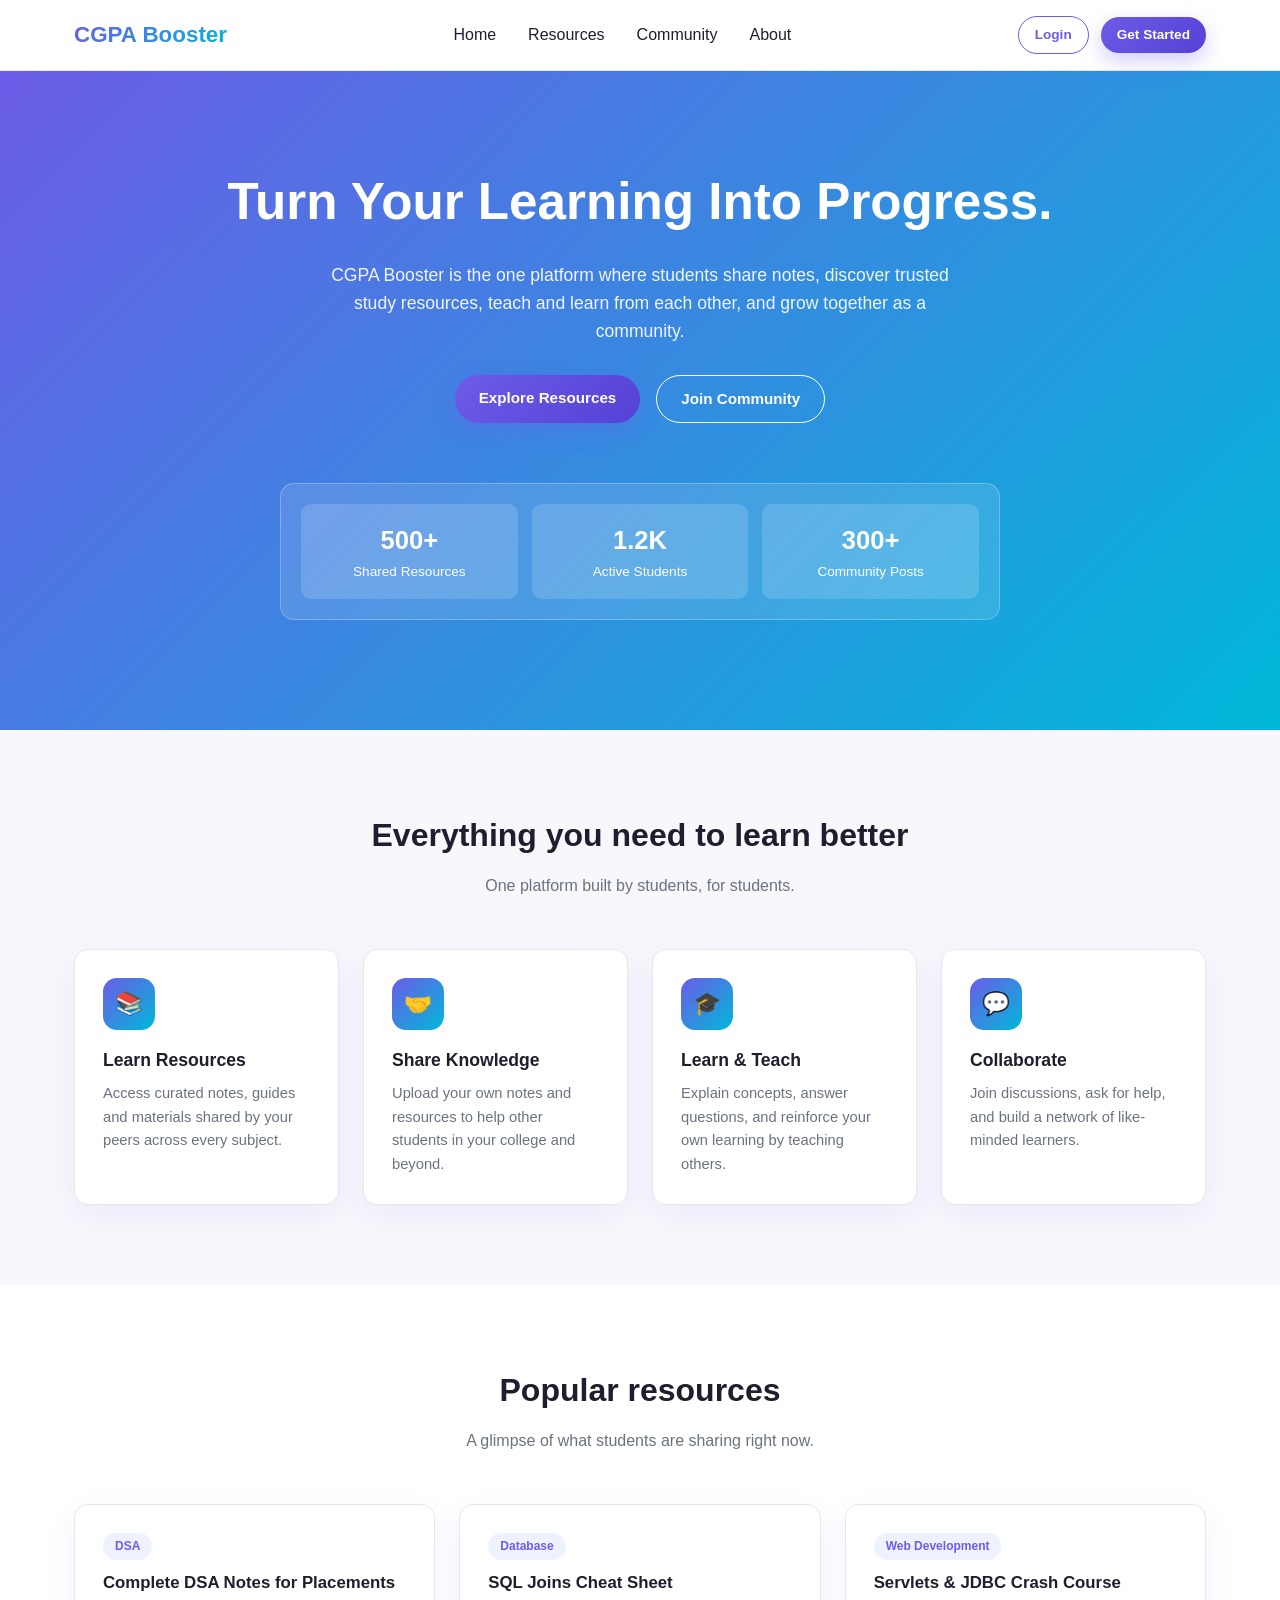
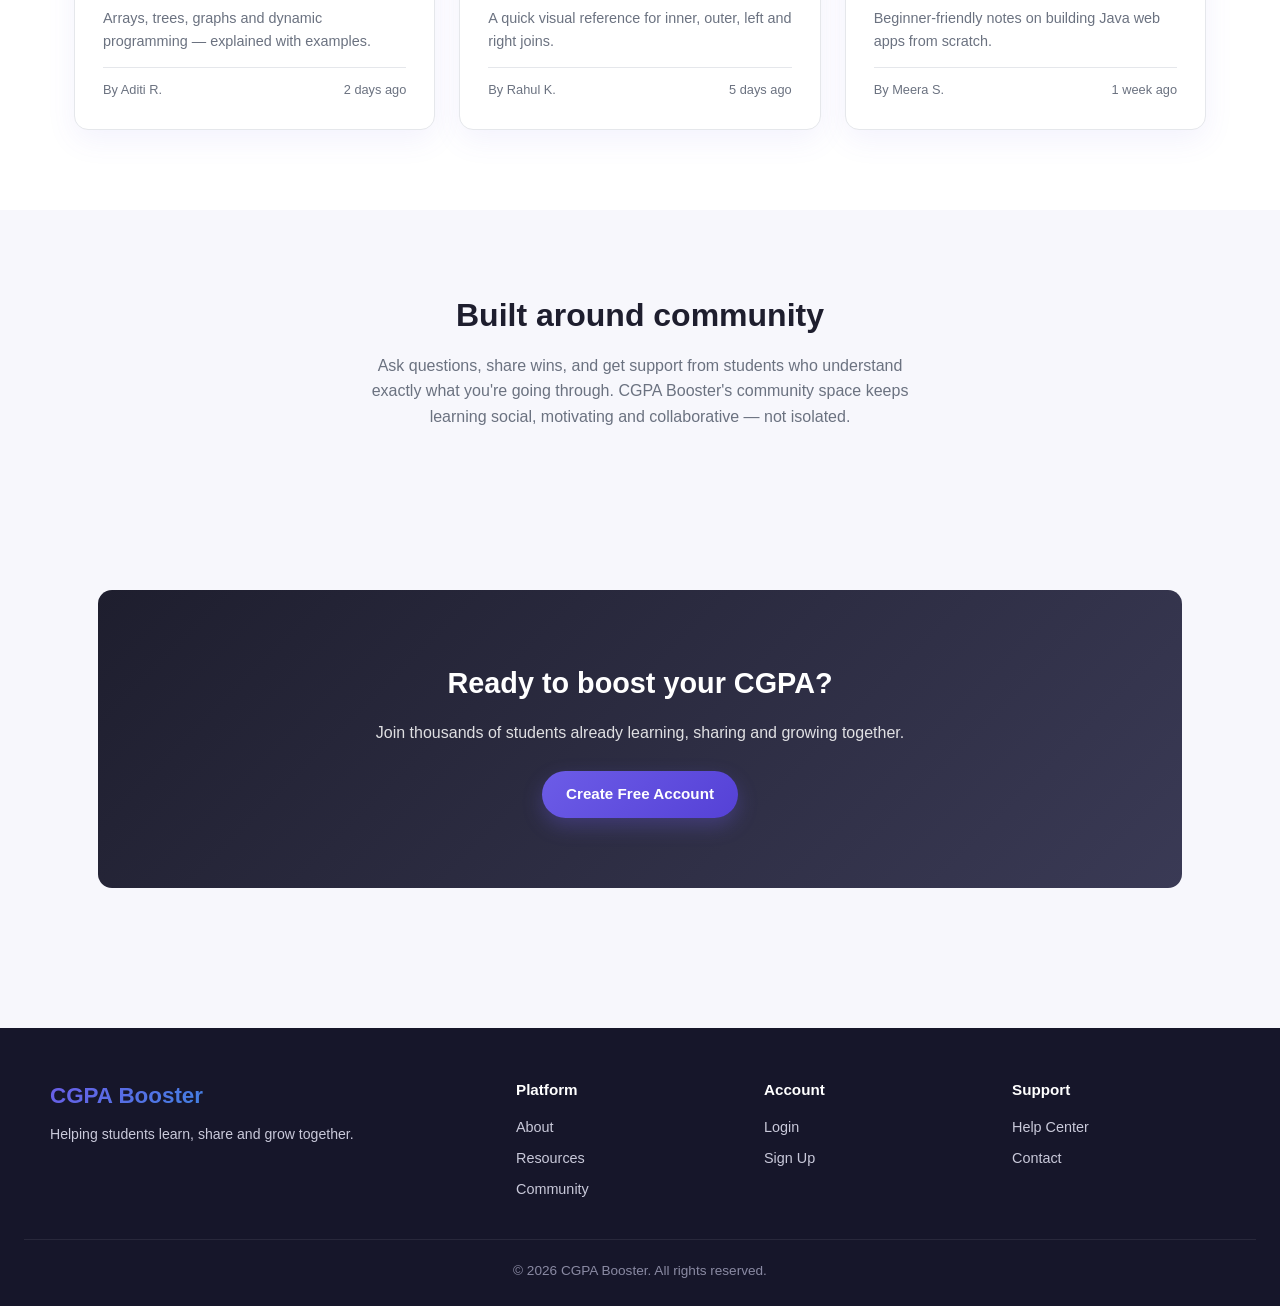
<file: src/main/webapp/index.html>
<!DOCTYPE html>
<html lang="en">
<head>
<meta charset="UTF-8">
<meta name="viewport" content="width=device-width, initial-scale=1.0">
<title>CGPA Booster - Turn Your Learning Into Progress</title>
<link rel="stylesheet" href="css/style.css">
</head>
<body>

<nav class="navbar">
    <div class="nav-inner">
        <a href="index.html" class="logo">CGPA Booster</a>
        <ul class="nav-links">
            <li><a href="index.html">Home</a></li>
            <li><a href="resources.html">Resources</a></li>
            <li><a href="community.html">Community</a></li>
            <li><a href="#about">About</a></li>
        </ul>
        <div class="nav-actions">
            <a href="login.html" class="btn btn-outline btn-sm">Login</a>
            <a href="register.html" class="btn btn-primary btn-sm">Get Started</a>
        </div>
        <div class="hamburger"><span></span><span></span><span></span></div>
    </div>
</nav>

<header class="hero">
    <div class="container">
        <h1>Turn Your Learning Into Progress.</h1>
        <p>CGPA Booster is the one platform where students share notes, discover trusted study
           resources, teach and learn from each other, and grow together as a community.</p>
        <div class="hero-actions">
            <a href="register.html" class="btn btn-primary">Explore Resources</a>
            <a href="register.html" class="btn btn-outline">Join Community</a>
        </div>

        <div class="hero-visual">
            <div class="mini-card"><div class="num">500+</div>Shared Resources</div>
            <div class="mini-card"><div class="num">1.2K</div>Active Students</div>
            <div class="mini-card"><div class="num">300+</div>Community Posts</div>
        </div>
    </div>
</header>

<section class="section" id="about">
    <div class="container">
        <h2 class="section-title">Everything you need to learn better</h2>
        <p class="section-subtitle">One platform built by students, for students.</p>
        <div class="grid grid-4">
            <div class="card feature-card">
                <div class="icon">📚</div>
                <h3>Learn Resources</h3>
                <p>Access curated notes, guides and materials shared by your peers across every subject.</p>
            </div>
            <div class="card feature-card">
                <div class="icon">🤝</div>
                <h3>Share Knowledge</h3>
                <p>Upload your own notes and resources to help other students in your college and beyond.</p>
            </div>
            <div class="card feature-card">
                <div class="icon">🎓</div>
                <h3>Learn &amp; Teach</h3>
                <p>Explain concepts, answer questions, and reinforce your own learning by teaching others.</p>
            </div>
            <div class="card feature-card">
                <div class="icon">💬</div>
                <h3>Collaborate</h3>
                <p>Join discussions, ask for help, and build a network of like-minded learners.</p>
            </div>
        </div>
    </div>
</section>

<section class="section" style="background:var(--surface);">
    <div class="container">
        <h2 class="section-title">Popular resources</h2>
        <p class="section-subtitle">A glimpse of what students are sharing right now.</p>
        <div class="grid grid-3">
            <div class="card resource-card">
                <span class="badge">DSA</span>
                <h3>Complete DSA Notes for Placements</h3>
                <p>Arrays, trees, graphs and dynamic programming — explained with examples.</p>
                <div class="meta"><span>By Aditi R.</span><span>2 days ago</span></div>
            </div>
            <div class="card resource-card">
                <span class="badge">Database</span>
                <h3>SQL Joins Cheat Sheet</h3>
                <p>A quick visual reference for inner, outer, left and right joins.</p>
                <div class="meta"><span>By Rahul K.</span><span>5 days ago</span></div>
            </div>
            <div class="card resource-card">
                <span class="badge">Web Development</span>
                <h3>Servlets &amp; JDBC Crash Course</h3>
                <p>Beginner-friendly notes on building Java web apps from scratch.</p>
                <div class="meta"><span>By Meera S.</span><span>1 week ago</span></div>
            </div>
        </div>
    </div>
</section>

<section class="section">
    <div class="container">
        <h2 class="section-title">Built around community</h2>
        <p class="section-subtitle" style="margin-bottom:0;">
            Ask questions, share wins, and get support from students who understand exactly
            what you're going through. CGPA Booster's community space keeps learning social,
            motivating and collaborative — not isolated.
        </p>
    </div>
</section>

<section class="section">
    <div class="container">
        <div class="cta">
            <h2>Ready to boost your CGPA?</h2>
            <p>Join thousands of students already learning, sharing and growing together.</p>
            <a href="register.html" class="btn btn-primary">Create Free Account</a>
        </div>
    </div>
</section>

<footer class="footer">
    <div class="footer-grid">
        <div>
            <div class="logo" style="margin-bottom:10px;">CGPA Booster</div>
            <p style="font-size:0.88rem;">Helping students learn, share and grow together.</p>
        </div>
        <div>
            <h4>Platform</h4>
            <a href="#about">About</a>
            <a href="resources.html">Resources</a>
            <a href="community.html">Community</a>
        </div>
        <div>
            <h4>Account</h4>
            <a href="login.html">Login</a>
            <a href="register.html">Sign Up</a>
        </div>
        <div>
            <h4>Support</h4>
            <a href="#about">Help Center</a>
            <a href="#about">Contact</a>
        </div>
    </div>
    <div class="copyright">&copy; 2026 CGPA Booster. All rights reserved.</div>
</footer>

<script src="js/script.js"></script>
</body>
</html>
</file>
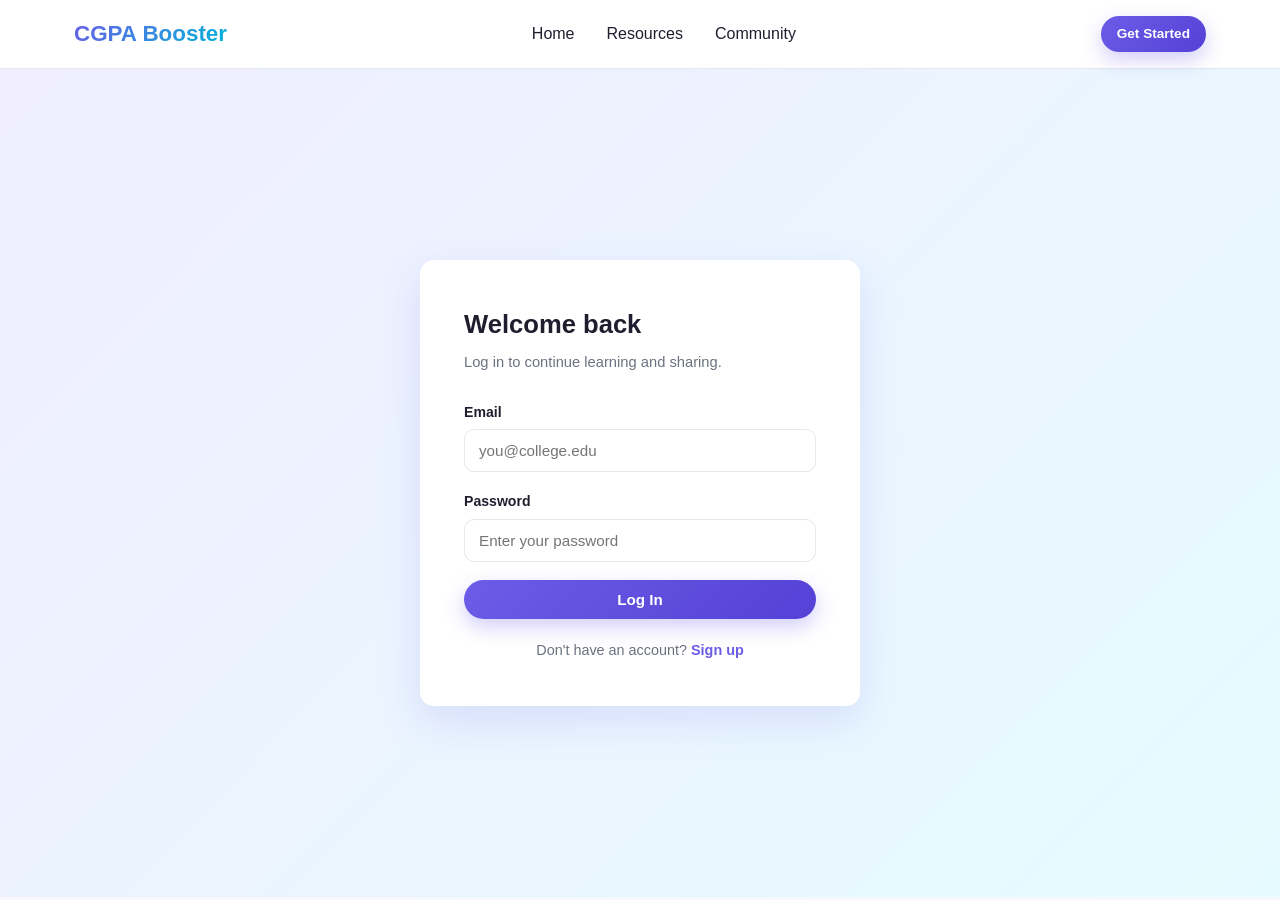
<file: src/main/webapp/login.html>
<!DOCTYPE html>
<html lang="en">
<head>
<meta charset="UTF-8">
<meta name="viewport" content="width=device-width, initial-scale=1.0">
<title>Login - CGPA Booster</title>
<link rel="stylesheet" href="css/style.css">
</head>
<body>

<nav class="navbar">
    <div class="nav-inner">
        <a href="index.html" class="logo">CGPA Booster</a>
        <ul class="nav-links">
            <li><a href="index.html">Home</a></li>
            <li><a href="resources.html">Resources</a></li>
            <li><a href="community.html">Community</a></li>
        </ul>
        <div class="nav-actions">
            <a href="register.html" class="btn btn-primary btn-sm">Get Started</a>
        </div>
        <div class="hamburger"><span></span><span></span><span></span></div>
    </div>
</nav>

<div class="auth-wrapper">
    <div class="auth-card">
        <h2>Welcome back</h2>
        <p class="sub">Log in to continue learning and sharing.</p>

        <div id="alertBox" class="alert" style="display:none;"></div>

        <form id="loginForm" action="login" method="POST" novalidate>
            <div class="form-group">
                <label for="email">Email</label>
                <input type="email" id="email" name="email" placeholder="you@college.edu">
                <div class="field-error" id="emailError"></div>
            </div>
            <div class="form-group">
                <label for="password">Password</label>
                <input type="password" id="password" name="password" placeholder="Enter your password">
                <div class="field-error" id="passwordError"></div>
            </div>
            <button type="submit" class="btn btn-primary btn-block">Log In</button>
        </form>

        <div class="auth-footer">
            Don't have an account? <a href="register.html">Sign up</a>
        </div>
    </div>
</div>

<script src="js/script.js"></script>
</body>
</html>
</file>
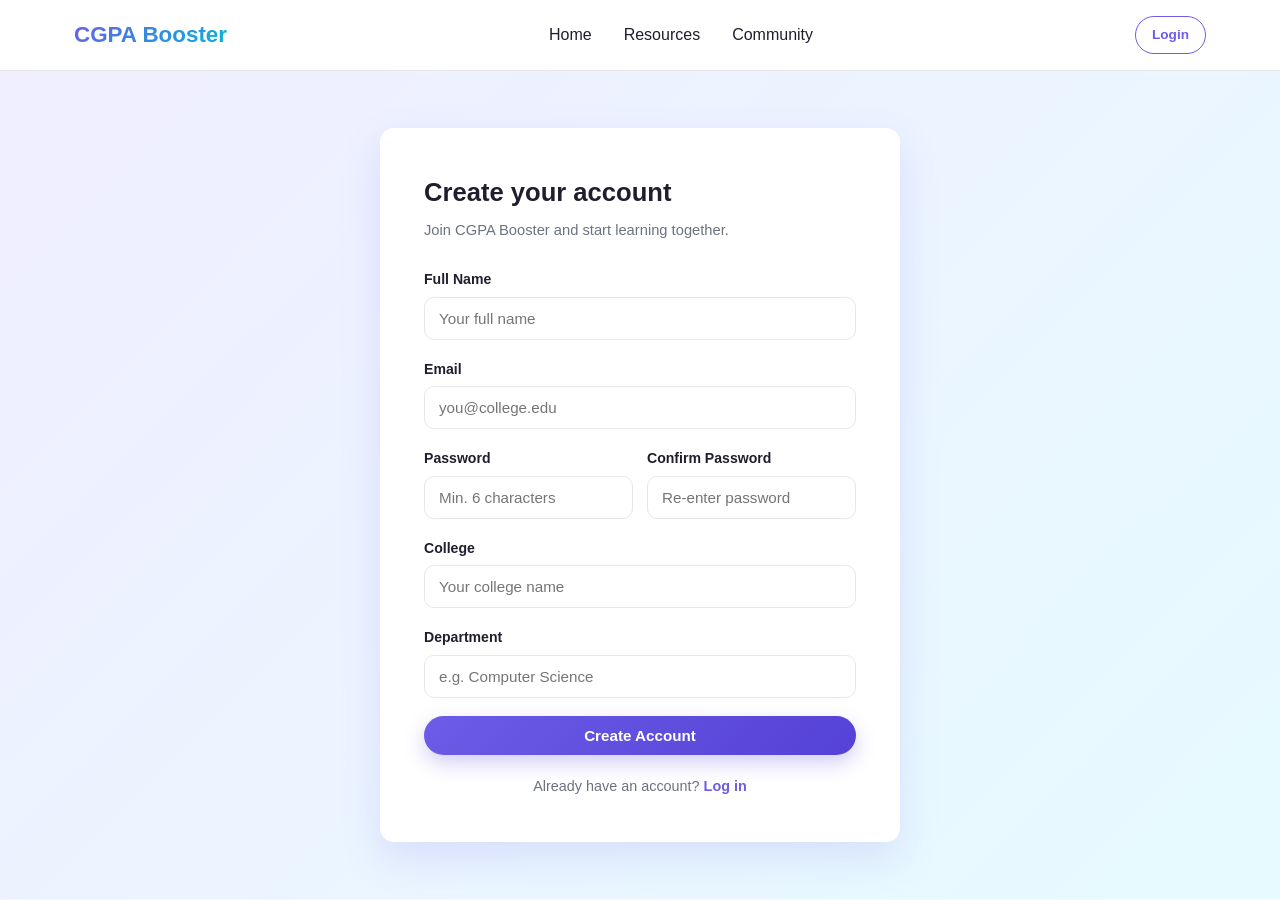
<file: src/main/webapp/register.html>
<!DOCTYPE html>
<html lang="en">
<head>
<meta charset="UTF-8">
<meta name="viewport" content="width=device-width, initial-scale=1.0">
<title>Register - CGPA Booster</title>
<link rel="stylesheet" href="css/style.css">
</head>
<body>

<nav class="navbar">
    <div class="nav-inner">
        <a href="index.html" class="logo">CGPA Booster</a>
        <ul class="nav-links">
            <li><a href="index.html">Home</a></li>
            <li><a href="resources.html">Resources</a></li>
            <li><a href="community.html">Community</a></li>
        </ul>
        <div class="nav-actions">
            <a href="login.html" class="btn btn-outline btn-sm">Login</a>
        </div>
        <div class="hamburger"><span></span><span></span><span></span></div>
    </div>
</nav>

<div class="auth-wrapper">
    <div class="auth-card" style="max-width:520px;">
        <h2>Create your account</h2>
        <p class="sub">Join CGPA Booster and start learning together.</p>

        <div id="alertBox" class="alert" style="display:none;"></div>

        <form id="registerForm" action="register" method="POST" novalidate>
            <div class="form-group">
                <label for="fullName">Full Name</label>
                <input type="text" id="fullName" name="fullName" placeholder="Your full name">
                <div class="field-error" id="fullNameError"></div>
            </div>

            <div class="form-group">
                <label for="email">Email</label>
                <input type="email" id="email" name="email" placeholder="you@college.edu">
                <div class="field-error" id="emailError"></div>
            </div>

            <div class="form-row">
                <div class="form-group">
                    <label for="password">Password</label>
                    <input type="password" id="password" name="password" placeholder="Min. 6 characters">
                    <div class="field-error" id="passwordError"></div>
                </div>
                <div class="form-group">
                    <label for="confirmPassword">Confirm Password</label>
                    <input type="password" id="confirmPassword" name="confirmPassword" placeholder="Re-enter password">
                    <div class="field-error" id="confirmPasswordError"></div>
                </div>
            </div>

            <div class="form-group">
                <label for="college">College</label>
                <input type="text" id="college" name="college" placeholder="Your college name">
                <div class="field-error" id="collegeError"></div>
            </div>

            <div class="form-group">
                <label for="department">Department</label>
                <input type="text" id="department" name="department" placeholder="e.g. Computer Science">
                <div class="field-error" id="departmentError"></div>
            </div>

            <button type="submit" class="btn btn-primary btn-block">Create Account</button>
        </form>

        <div class="auth-footer">
            Already have an account? <a href="login.html">Log in</a>
        </div>
    </div>
</div>

<script src="js/script.js"></script>
</body>
</html>
</file>
<file: src/main/webapp/css/style.css>
/* =========================================================
   CGPA Booster - Global Styles
   ========================================================= */

:root {
    --primary: #6C5CE7;
    --primary-dark: #5541d6;
    --accent: #00B8D9;
    --bg: #F7F7FC;
    --surface: #FFFFFF;
    --text: #1E1E2E;
    --text-light: #6B7280;
    --border: #E5E7EB;
    --success: #10B981;
    --danger: #EF4444;
    --radius: 14px;
    --shadow: 0 10px 30px rgba(108, 92, 231, 0.08);
    --shadow-hover: 0 16px 40px rgba(108, 92, 231, 0.15);
}

* { box-sizing: border-box; margin: 0; padding: 0; }

body {
    font-family: 'Segoe UI', Roboto, -apple-system, BlinkMacSystemFont, sans-serif;
    background: var(--bg);
    color: var(--text);
    line-height: 1.6;
}

a { text-decoration: none; color: inherit; }
ul { list-style: none; }
img { max-width: 100%; display: block; }

.container {
    max-width: 1180px;
    margin: 0 auto;
    padding: 0 24px;
}

/* ---------------- Navbar ---------------- */
.navbar {
    position: sticky;
    top: 0;
    z-index: 100;
    background: rgba(255, 255, 255, 0.92);
    backdrop-filter: blur(8px);
    border-bottom: 1px solid var(--border);
}

.navbar .nav-inner {
    display: flex;
    align-items: center;
    justify-content: space-between;
    padding: 16px 24px;
    max-width: 1180px;
    margin: 0 auto;
}

.logo {
    font-size: 1.4rem;
    font-weight: 800;
    background: linear-gradient(135deg, var(--primary), var(--accent));
    -webkit-background-clip: text;
    background-clip: text;
    color: transparent;
}

.nav-links {
    display: flex;
    gap: 32px;
    font-weight: 500;
}

.nav-links a:hover { color: var(--primary); }

.nav-actions { display: flex; gap: 12px; align-items: center; }

.hamburger { display: none; flex-direction: column; gap: 5px; cursor: pointer; }
.hamburger span { width: 24px; height: 2px; background: var(--text); }

/* ---------------- Buttons ---------------- */
.btn {
    display: inline-block;
    padding: 11px 24px;
    border-radius: 999px;
    font-weight: 600;
    font-size: 0.95rem;
    border: none;
    cursor: pointer;
    transition: transform 0.15s ease, box-shadow 0.15s ease, background 0.15s ease;
}

.btn-primary {
    background: linear-gradient(135deg, var(--primary), var(--primary-dark));
    color: #fff;
    box-shadow: 0 8px 20px rgba(108, 92, 231, 0.3);
}
.btn-primary:hover { transform: translateY(-2px); box-shadow: 0 12px 28px rgba(108, 92, 231, 0.4); }

.btn-outline {
    background: transparent;
    border: 1.5px solid var(--primary);
    color: var(--primary);
}
.btn-outline:hover { background: var(--primary); color: #fff; }

.btn-danger { background: #fee2e2; color: var(--danger); }
.btn-danger:hover { background: var(--danger); color: #fff; }

.btn-block { width: 100%; }
.btn-sm { padding: 7px 16px; font-size: 0.85rem; }

/* ---------------- Hero ---------------- */
.hero {
    background: linear-gradient(135deg, #6C5CE7 0%, #00B8D9 100%);
    color: #fff;
    padding: 90px 24px 110px;
    text-align: center;
    position: relative;
    overflow: hidden;
}

.hero h1 {
    font-size: clamp(2rem, 5vw, 3.2rem);
    font-weight: 800;
    margin-bottom: 18px;
}

.hero p {
    max-width: 620px;
    margin: 0 auto 30px;
    font-size: 1.1rem;
    opacity: 0.92;
}

.hero-actions { display: flex; gap: 16px; justify-content: center; flex-wrap: wrap; }

.hero .btn-outline { border-color: #fff; color: #fff; }
.hero .btn-outline:hover { background: #fff; color: var(--primary); }

.hero-visual {
    max-width: 720px;
    margin: 60px auto 0;
    background: rgba(255, 255, 255, 0.12);
    border: 1px solid rgba(255, 255, 255, 0.25);
    border-radius: var(--radius);
    padding: 20px;
    display: grid;
    grid-template-columns: repeat(3, 1fr);
    gap: 14px;
}

.hero-visual .mini-card {
    background: rgba(255, 255, 255, 0.15);
    border-radius: 10px;
    padding: 16px;
    font-size: 0.85rem;
}

.hero-visual .mini-card .num { font-size: 1.6rem; font-weight: 800; }

/* ---------------- Sections ---------------- */
.section { padding: 80px 24px; }
.section-title {
    text-align: center;
    font-size: 2rem;
    font-weight: 800;
    margin-bottom: 12px;
}
.section-subtitle {
    text-align: center;
    color: var(--text-light);
    max-width: 560px;
    margin: 0 auto 50px;
}

.grid {
    display: grid;
    gap: 24px;
}
.grid-4 { grid-template-columns: repeat(4, 1fr); }
.grid-3 { grid-template-columns: repeat(3, 1fr); }
.grid-2 { grid-template-columns: repeat(2, 1fr); }

/* ---------------- Cards ---------------- */
.card {
    background: var(--surface);
    border-radius: var(--radius);
    padding: 28px;
    box-shadow: var(--shadow);
    border: 1px solid var(--border);
    transition: transform 0.2s ease, box-shadow 0.2s ease;
}
.card:hover { transform: translateY(-4px); box-shadow: var(--shadow-hover); }

.feature-card .icon {
    width: 52px; height: 52px;
    border-radius: 14px;
    background: linear-gradient(135deg, var(--primary), var(--accent));
    display: flex; align-items: center; justify-content: center;
    font-size: 1.4rem; color: #fff; margin-bottom: 16px;
}
.feature-card h3 { margin-bottom: 8px; font-size: 1.1rem; }
.feature-card p { color: var(--text-light); font-size: 0.92rem; }

.resource-card { display: flex; flex-direction: column; gap: 10px; }
.resource-card .badge {
    align-self: flex-start;
    background: #EEF2FF;
    color: var(--primary);
    padding: 4px 12px;
    border-radius: 999px;
    font-size: 0.75rem;
    font-weight: 600;
}
.resource-card h3 { font-size: 1.05rem; }
.resource-card p { color: var(--text-light); font-size: 0.9rem; }
.resource-card .meta {
    display: flex; justify-content: space-between; align-items: center;
    font-size: 0.8rem; color: var(--text-light);
    border-top: 1px solid var(--border); padding-top: 12px; margin-top: 4px;
}
.resource-card .card-actions { display: flex; gap: 8px; }

/* ---------------- CTA ---------------- */
.cta {
    background: linear-gradient(135deg, #1E1E2E, #3A3A55);
    color: #fff;
    text-align: center;
    padding: 70px 24px;
    border-radius: var(--radius);
    margin: 0 24px;
}
.cta h2 { font-size: 1.8rem; margin-bottom: 14px; }
.cta p { opacity: 0.85; margin-bottom: 26px; }

/* ---------------- Footer ---------------- */
.footer {
    background: #16162A;
    color: #C9C9DA;
    padding: 50px 24px 24px;
    margin-top: 60px;
}
.footer .footer-grid {
    display: grid;
    grid-template-columns: 2fr 1fr 1fr 1fr;
    gap: 30px;
    max-width: 1180px;
    margin: 0 auto 30px;
}
.footer h4 { color: #fff; margin-bottom: 14px; font-size: 0.95rem; }
.footer a { color: #C9C9DA; display: block; margin-bottom: 8px; font-size: 0.9rem; }
.footer a:hover { color: #fff; }
.footer .copyright {
    text-align: center;
    border-top: 1px solid rgba(255,255,255,0.08);
    padding-top: 20px;
    font-size: 0.85rem;
    color: #8A8AA3;
}

/* ---------------- Auth pages ---------------- */
.auth-wrapper {
    min-height: calc(100vh - 72px);
    display: flex;
    align-items: center;
    justify-content: center;
    padding: 40px 20px;
    background: linear-gradient(135deg, #F0EEFF, #E6FBFF);
}
.auth-card {
    background: var(--surface);
    border-radius: var(--radius);
    box-shadow: var(--shadow-hover);
    padding: 44px;
    width: 100%;
    max-width: 440px;
}
.auth-card h2 { font-size: 1.6rem; margin-bottom: 6px; }
.auth-card .sub { color: var(--text-light); margin-bottom: 26px; font-size: 0.92rem; }

.form-group { margin-bottom: 18px; }
.form-group label { display: block; font-size: 0.88rem; font-weight: 600; margin-bottom: 6px; }
.form-group input,
.form-group textarea,
.form-group select {
    width: 100%;
    padding: 12px 14px;
    border: 1.5px solid var(--border);
    border-radius: 10px;
    font-size: 0.95rem;
    font-family: inherit;
    transition: border-color 0.15s ease;
}
.form-group input:focus,
.form-group textarea:focus,
.form-group select:focus { outline: none; border-color: var(--primary); }
.form-row { display: grid; grid-template-columns: 1fr 1fr; gap: 14px; }
.field-error { color: var(--danger); font-size: 0.8rem; margin-top: 5px; display: none; }

.auth-footer { text-align: center; margin-top: 20px; font-size: 0.9rem; color: var(--text-light); }
.auth-footer a { color: var(--primary); font-weight: 600; }

.alert {
    padding: 12px 16px;
    border-radius: 10px;
    font-size: 0.88rem;
    margin-bottom: 18px;
}
.alert-error { background: #FEF2F2; color: #B91C1C; border: 1px solid #FECACA; }
.alert-success { background: #ECFDF5; color: #047857; border: 1px solid #A7F3D0; }

/* ---------------- App shell (dashboard/resources/community/profile) ---------------- */
.app-header {
    background: var(--surface);
    border-bottom: 1px solid var(--border);
    padding: 18px 0;
    margin-bottom: 36px;
}
.app-header .container { display: flex; justify-content: space-between; align-items: center; }
.app-header .app-links { display: flex; gap: 24px; font-weight: 500; }
.app-header .app-links a.active { color: var(--primary); font-weight: 700; }
.user-chip {
    display: flex; align-items: center; gap: 10px;
    font-size: 0.9rem; font-weight: 600;
}
.user-chip .avatar {
    width: 34px; height: 34px; border-radius: 50%;
    background: linear-gradient(135deg, var(--primary), var(--accent));
    color: #fff; display: flex; align-items: center; justify-content: center; font-weight: 700;
}

.page-title { font-size: 1.7rem; font-weight: 800; margin-bottom: 6px; }
.page-subtitle { color: var(--text-light); margin-bottom: 30px; }

.stats-grid {
    display: grid;
    grid-template-columns: repeat(4, 1fr);
    gap: 20px;
    margin-bottom: 40px;
}
.stat-card { text-align: center; }
.stat-card .stat-num { font-size: 2rem; font-weight: 800; color: var(--primary); }
.stat-card .stat-label { color: var(--text-light); font-size: 0.85rem; margin-top: 4px; }

.quick-actions { display: flex; gap: 16px; flex-wrap: wrap; margin-bottom: 40px; }

.toolbar {
    display: flex;
    gap: 14px;
    margin-bottom: 28px;
    flex-wrap: wrap;
    align-items: center;
    justify-content: space-between;
}
.toolbar .filters { display: flex; gap: 10px; flex-wrap: wrap; }

.chip {
    padding: 8px 16px;
    border-radius: 999px;
    border: 1.5px solid var(--border);
    background: var(--surface);
    font-size: 0.85rem;
    cursor: pointer;
    font-weight: 600;
}
.chip.active { background: var(--primary); border-color: var(--primary); color: #fff; }

.search-box { position: relative; flex: 1; min-width: 220px; max-width: 340px; }
.search-box input {
    width: 100%;
    padding: 10px 14px;
    border-radius: 999px;
    border: 1.5px solid var(--border);
    font-size: 0.9rem;
}

.modal-overlay {
    display: none;
    position: fixed; inset: 0;
    background: rgba(20, 20, 35, 0.55);
    align-items: center; justify-content: center;
    z-index: 200;
    padding: 20px;
}
.modal-overlay.open { display: flex; }
.modal-box {
    background: var(--surface);
    border-radius: var(--radius);
    padding: 32px;
    width: 100%;
    max-width: 480px;
    max-height: 90vh;
    overflow-y: auto;
}
.modal-box h3 { margin-bottom: 20px; }
.modal-close { float: right; cursor: pointer; font-size: 1.3rem; color: var(--text-light); }

.post-card { margin-bottom: 18px; }
.post-card .post-header { display: flex; justify-content: space-between; align-items: center; margin-bottom: 8px; }
.post-card .post-author { font-weight: 700; }
.post-card .post-date { font-size: 0.78rem; color: var(--text-light); }
.post-card .post-title { font-size: 1.1rem; margin-bottom: 6px; }
.post-card .post-content { color: var(--text-light); }

.empty-state { text-align: center; padding: 60px 20px; color: var(--text-light); }

/* ---------------- Responsive ---------------- */
@media (max-width: 900px) {
    .grid-4 { grid-template-columns: repeat(2, 1fr); }
    .grid-3 { grid-template-columns: repeat(2, 1fr); }
    .footer .footer-grid { grid-template-columns: 1fr 1fr; }
    .stats-grid { grid-template-columns: repeat(2, 1fr); }
}

@media (max-width: 640px) {
    .nav-links { display: none; }
    .hamburger { display: flex; }
    .nav-links.mobile-open {
        display: flex;
        flex-direction: column;
        position: absolute;
        top: 64px; left: 0; right: 0;
        background: #fff;
        padding: 20px 24px;
        gap: 16px;
        border-bottom: 1px solid var(--border);
    }
    .grid-4, .grid-3, .grid-2 { grid-template-columns: 1fr; }
    .form-row { grid-template-columns: 1fr; }
    .hero-visual { grid-template-columns: 1fr; }
    .app-header .app-links { display: none; }
    .stats-grid { grid-template-columns: 1fr 1fr; }
}
</file>
